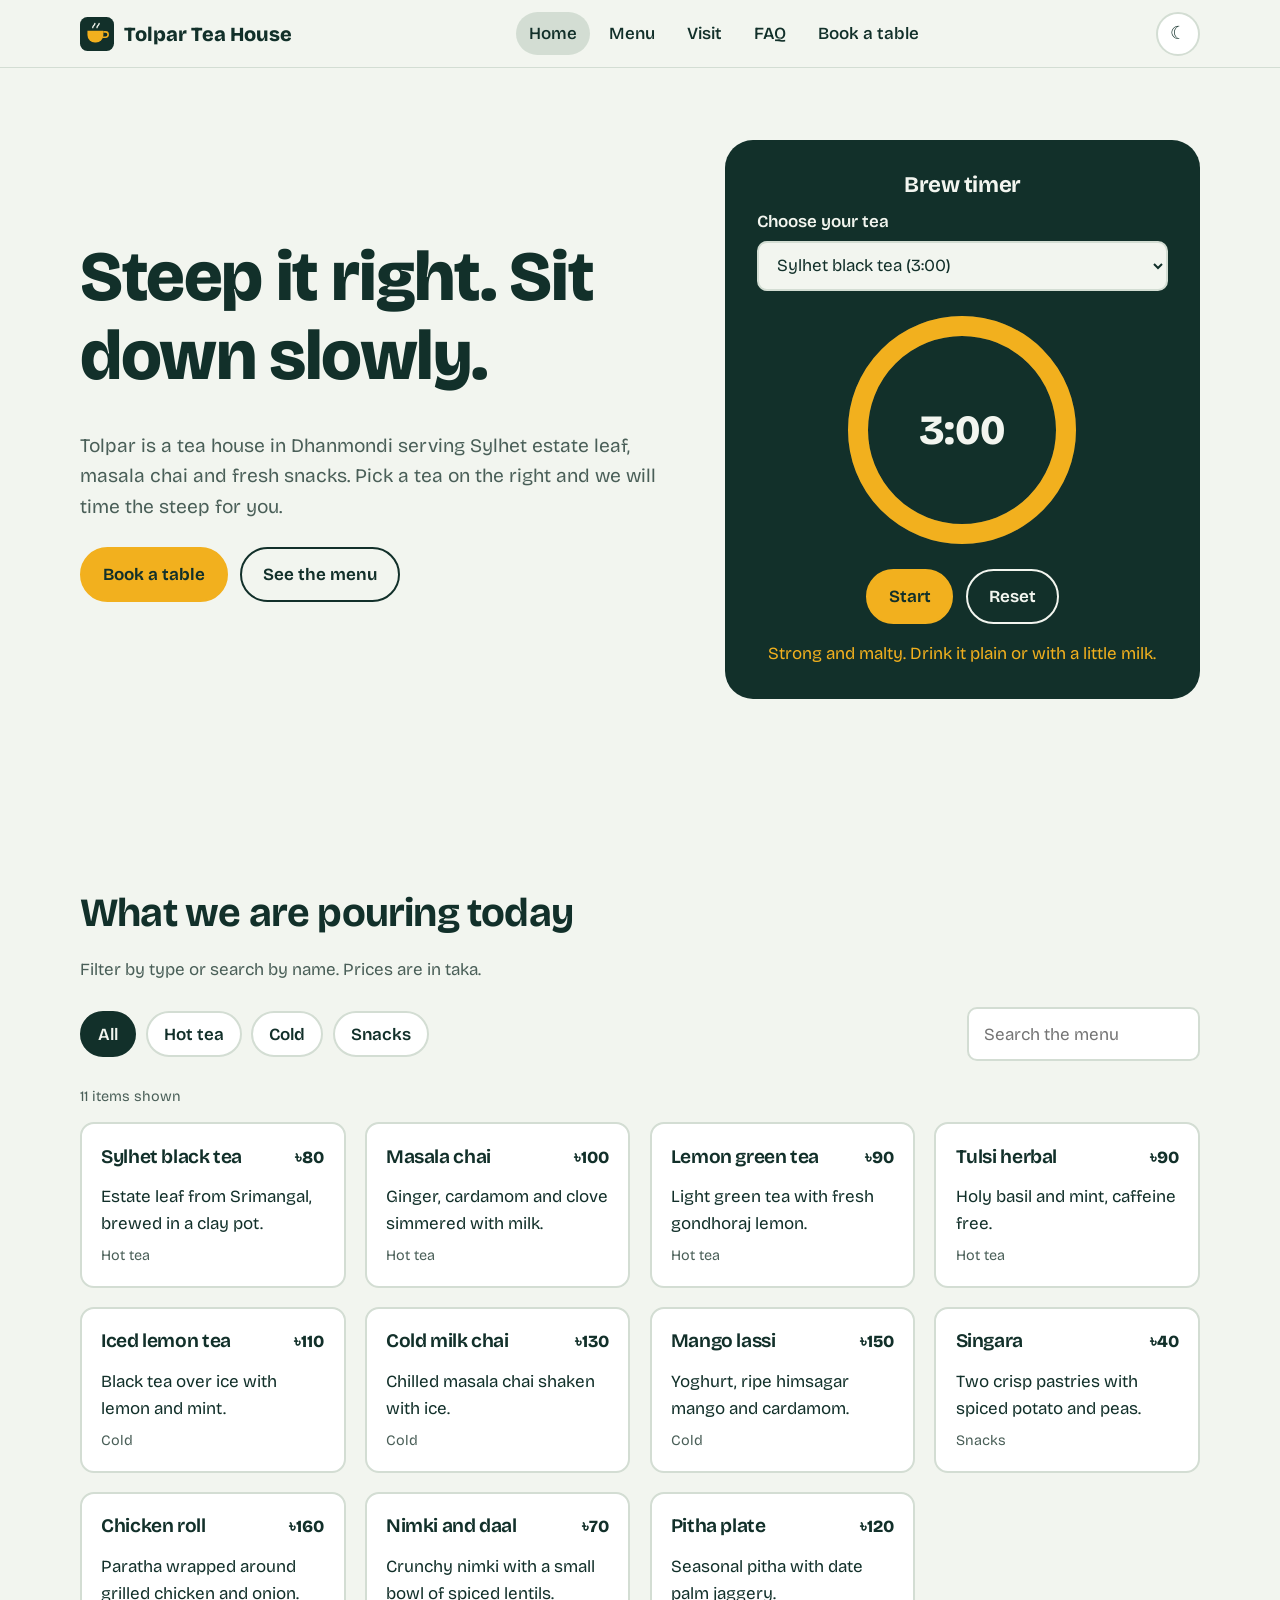
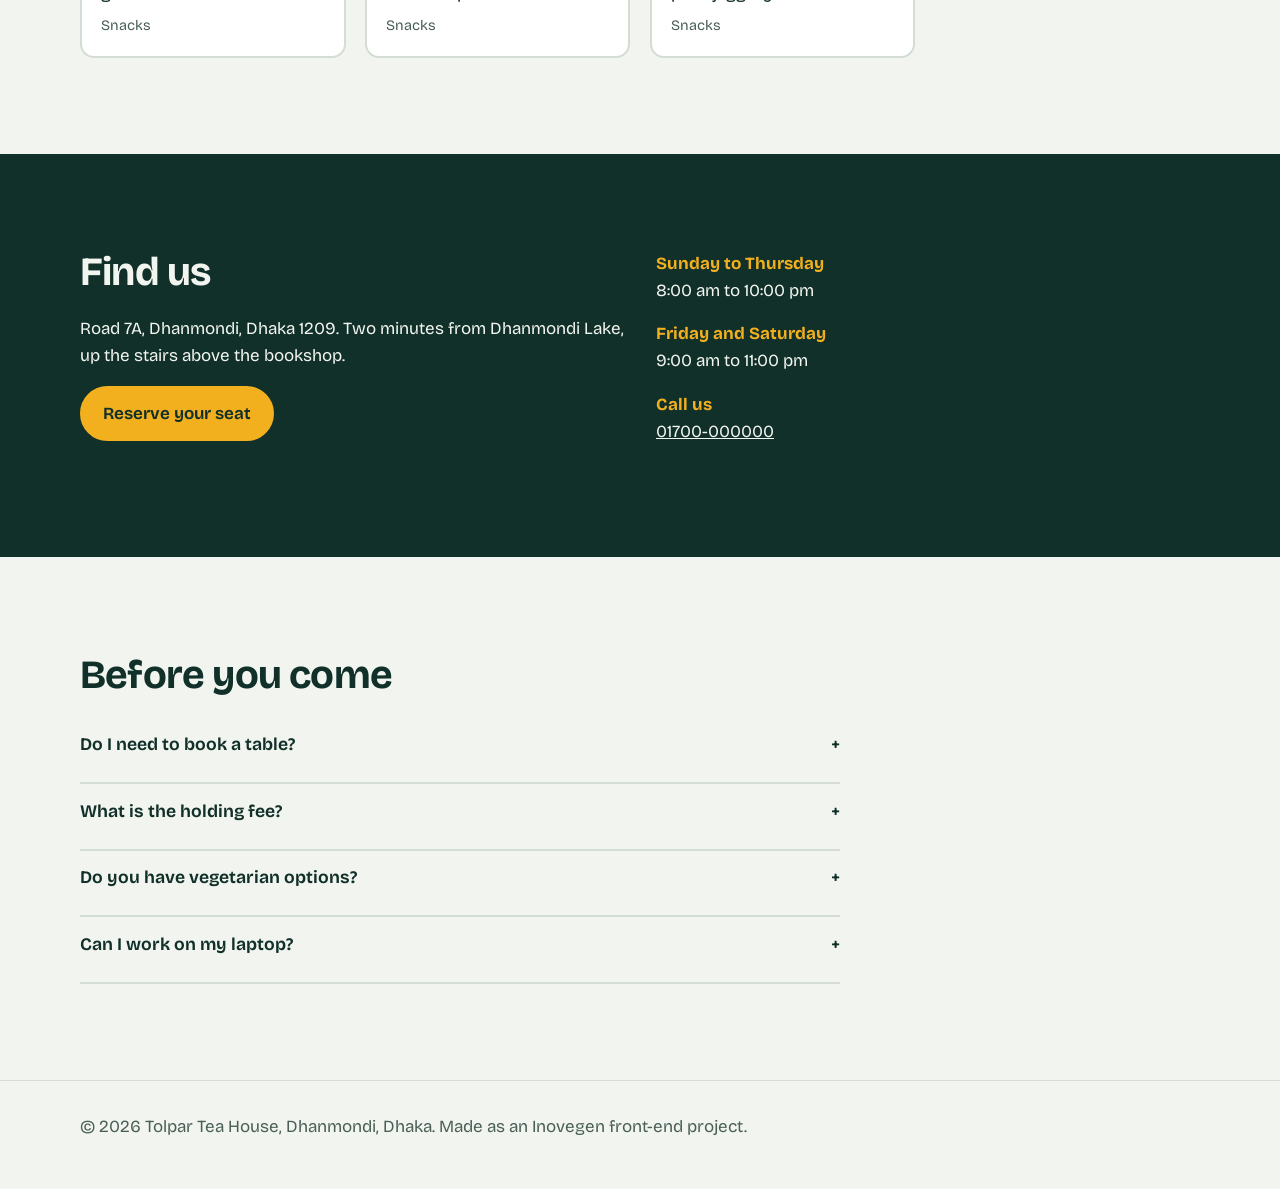
<file: index.html>
<!DOCTYPE html><html lang="en"><head><title>Tolpar Tea House | Tea, snacks and quiet tables in Dhanmondi</title><meta name="description" content="Single-estate teas, fresh snacks and bookable tables at Tolpar Tea House in Dhanmondi, Dhaka.">
<meta charset="utf-8"><meta name="viewport" content="width=device-width,initial-scale=1"><link rel="icon" href="assets/favicon.svg" type="image/svg+xml"><link rel="preconnect" href="https://fonts.googleapis.com"><link rel="preconnect" href="https://fonts.gstatic.com" crossorigin><link href="https://fonts.googleapis.com/css2?family=Bricolage+Grotesque:opsz,wght@12..96,400;12..96,550;12..96,650;12..96,800&display=swap" rel="stylesheet"><link rel="stylesheet" href="css/style.css"></head><body>
<a class="skip" href="#main">Skip to content</a>
<header class="site-header"><div class="wrap bar">
<a class="brand" href="index.html"><img src="assets/favicon.svg" alt="" width="34" height="34">Tolpar Tea House</a>
<nav class="nav" id="nav" aria-label="Main"><ul>
<li><a href="index.html#home" aria-current="page">Home</a></li>
<li><a href="index.html#menu">Menu</a></li>
<li><a href="index.html#visit">Visit</a></li>
<li><a href="index.html#faq">FAQ</a></li>
<li><a href="booking.html" >Book a table</a></li>
</ul></nav>
<div class="tools">
<button class="icon-btn" id="theme-toggle" type="button" aria-label="Switch to dark theme" aria-pressed="false">☾</button>
<button class="icon-btn menu-toggle" id="menu-toggle" type="button" aria-expanded="false" aria-controls="nav" aria-label="Open menu">☰</button>
</div></div></header>
<main id="main">
<section class="hero" id="home"><div class="wrap hero-grid">
<div>
<h1>Steep it right. Sit down slowly.</h1>
<p class="lead">Tolpar is a tea house in Dhanmondi serving Sylhet estate leaf, masala chai and fresh snacks. Pick a tea on the right and we will time the steep for you.</p>
<div class="cta-row"><a class="btn primary" href="booking.html">Book a table</a><a class="btn" href="#menu">See the menu</a></div>
</div>
<aside class="brew" aria-labelledby="brew-title">
<h2 id="brew-title">Brew timer</h2>
<label for="tea-select">Choose your tea</label>
<select id="tea-select"></select>
<div class="ring"><svg viewBox="0 0 120 120" aria-hidden="true"><circle class="track" cx="60" cy="60" r="52"/><circle class="bar-fill" id="ring" cx="60" cy="60" r="52"/></svg><div class="time" id="time" role="timer" aria-label="Time remaining">3:00</div></div>
<div class="cta-row" style="justify-content:center;margin-top:0"><button class="btn primary" id="brew-start" type="button">Start</button><button class="btn" id="brew-reset" type="button">Reset</button></div>
<p class="brew-note" id="brew-note" aria-live="polite"></p>
</aside></div></section>

<section id="menu"><div class="wrap">
<h2>What we are pouring today</h2>
<p class="muted">Filter by type or search by name. Prices are in taka.</p>
<div class="filters" role="group" aria-label="Filter menu">
<button class="chip" type="button" data-cat="all" aria-pressed="true">All</button>
<button class="chip" type="button" data-cat="Hot tea" aria-pressed="false">Hot tea</button>
<button class="chip" type="button" data-cat="Cold" aria-pressed="false">Cold</button>
<button class="chip" type="button" data-cat="Snacks" aria-pressed="false">Snacks</button>
<div class="search"><label class="tag" for="menu-search" style="display:none">Search the menu</label><input id="menu-search" type="search" placeholder="Search the menu" aria-label="Search the menu"></div>
</div>
<p class="tag" id="menu-count" aria-live="polite"></p>
<div class="grid" id="menu-grid"></div>
</div></section>

<section class="visit" id="visit"><div class="wrap cols">
<div><h2>Find us</h2><p>Road 7A, Dhanmondi, Dhaka 1209. Two minutes from Dhanmondi Lake, up the stairs above the bookshop.</p><a class="btn primary" href="booking.html">Reserve your seat</a></div>
<dl><dt>Sunday to Thursday</dt><dd>8:00 am to 10:00 pm</dd><dt>Friday and Saturday</dt><dd>9:00 am to 11:00 pm</dd><dt>Call us</dt><dd><a href="tel:+8801700000000">01700-000000</a></dd></dl>
</div></section>

<section id="faq"><div class="wrap">
<h2>Before you come</h2>
<div class="faq" id="faq-list"></div>
</div></section>
</main>
<footer class="site-footer"><div class="wrap"><p>© 2026 Tolpar Tea House, Dhanmondi, Dhaka. Made as an Inovegen front-end project.</p></div></footer>
<button class="btn primary small to-top" id="to-top" type="button" aria-label="Back to top">↑ Top</button>
<script src="js/main.js" defer></script></body></html>
</file>
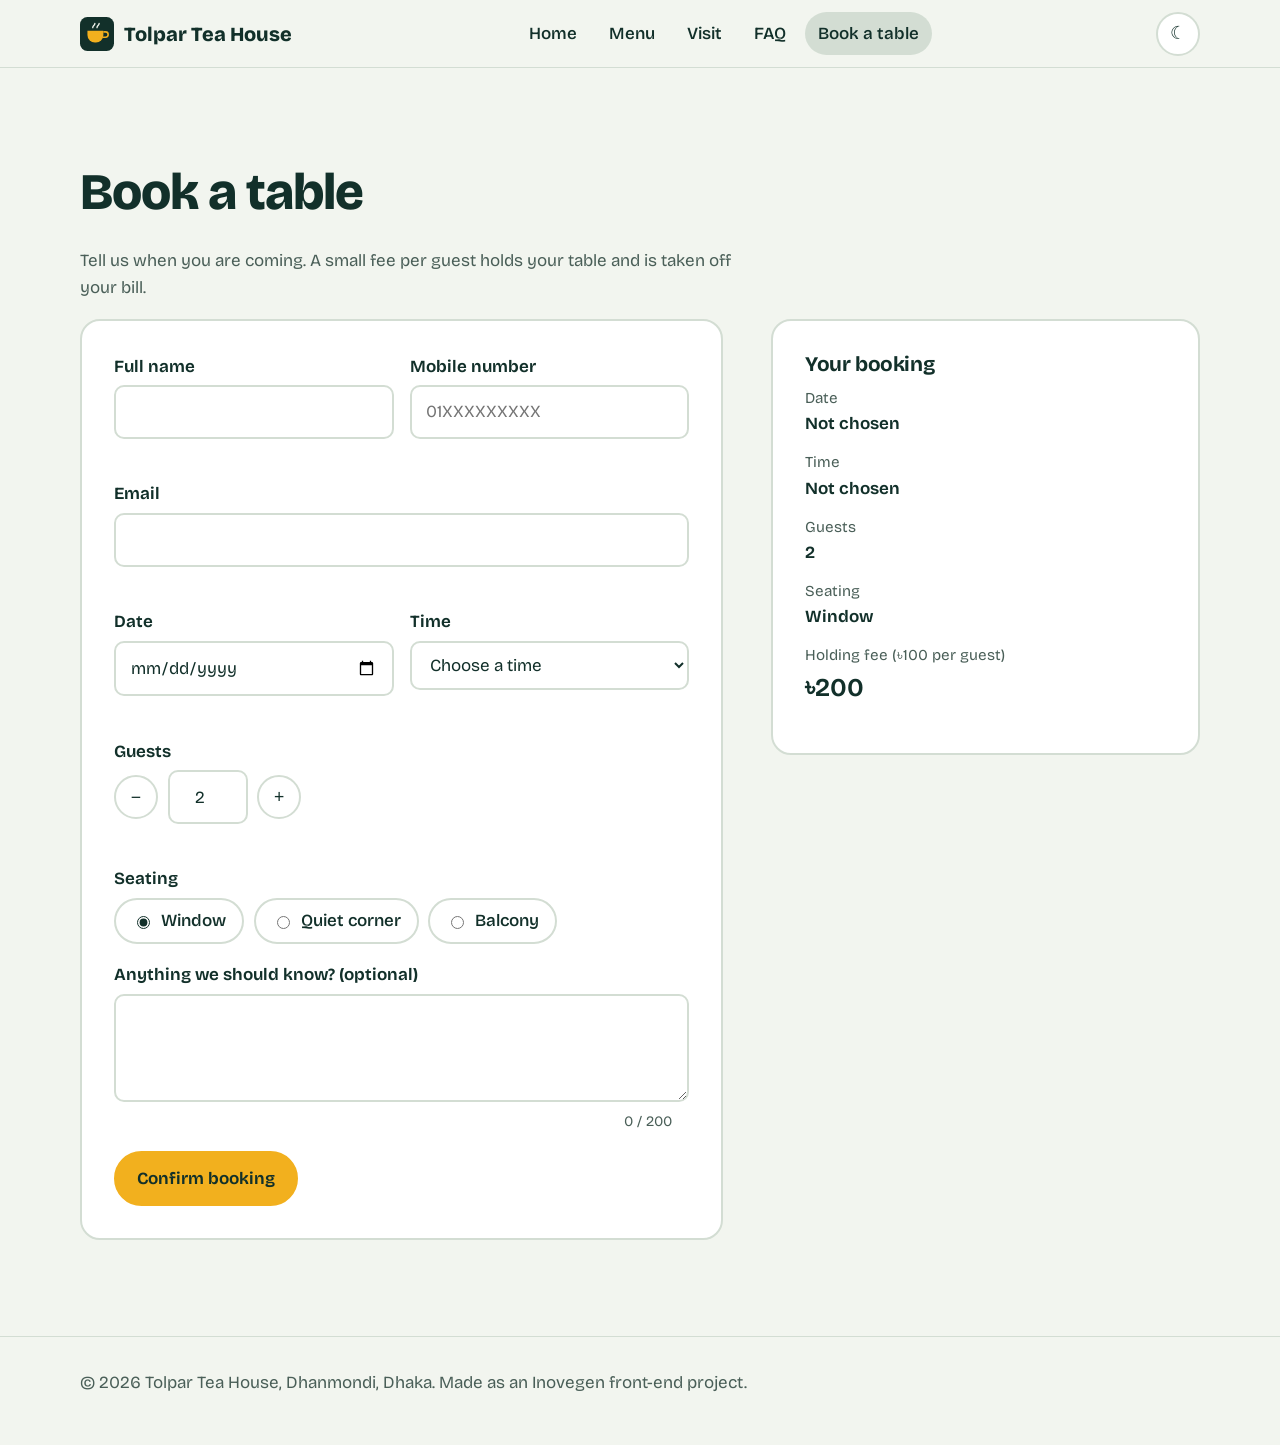
<file: booking.html>
<!DOCTYPE html><html lang="en"><head><title>Book a table | Tolpar Tea House</title><meta name="description" content="Reserve a table at Tolpar Tea House in Dhanmondi, Dhaka.">
<meta charset="utf-8"><meta name="viewport" content="width=device-width,initial-scale=1"><link rel="icon" href="assets/favicon.svg" type="image/svg+xml"><link rel="preconnect" href="https://fonts.googleapis.com"><link rel="preconnect" href="https://fonts.gstatic.com" crossorigin><link href="https://fonts.googleapis.com/css2?family=Bricolage+Grotesque:opsz,wght@12..96,400;12..96,550;12..96,650;12..96,800&display=swap" rel="stylesheet"><link rel="stylesheet" href="css/style.css"></head><body>
<a class="skip" href="#main">Skip to content</a>
<header class="site-header"><div class="wrap bar">
<a class="brand" href="index.html"><img src="assets/favicon.svg" alt="" width="34" height="34">Tolpar Tea House</a>
<nav class="nav" id="nav" aria-label="Main"><ul>
<li><a href="index.html#home" >Home</a></li>
<li><a href="index.html#menu">Menu</a></li>
<li><a href="index.html#visit">Visit</a></li>
<li><a href="index.html#faq">FAQ</a></li>
<li><a href="booking.html" aria-current="page">Book a table</a></li>
</ul></nav>
<div class="tools">
<button class="icon-btn" id="theme-toggle" type="button" aria-label="Switch to dark theme" aria-pressed="false">☾</button>
<button class="icon-btn menu-toggle" id="menu-toggle" type="button" aria-expanded="false" aria-controls="nav" aria-label="Open menu">☰</button>
</div></div></header>
<main id="main"><section><div class="wrap">
<h1 style="font-size:clamp(2rem,5vw,3.2rem)">Book a table</h1>
<p class="muted">Tell us when you are coming. A small fee per guest holds your table and is taken off your bill.</p>
<div class="book-grid">
<div>
<form id="booking-form" class="card" novalidate>
<div class="alert" id="form-alert" role="alert" hidden></div>
<div class="two">
<div class="field"><label for="name">Full name</label><input id="name" name="name" type="text" autocomplete="name" aria-describedby="name-err" required><p class="err" id="name-err"></p></div>
<div class="field"><label for="phone">Mobile number</label><input id="phone" name="phone" type="tel" inputmode="numeric" placeholder="01XXXXXXXXX" autocomplete="tel" aria-describedby="phone-err" required><p class="err" id="phone-err"></p></div>
</div>
<div class="field"><label for="email">Email</label><input id="email" name="email" type="email" autocomplete="email" aria-describedby="email-err" required><p class="err" id="email-err"></p></div>
<div class="two">
<div class="field"><label for="date">Date</label><input id="date" name="date" type="date" aria-describedby="date-err" required><p class="err" id="date-err"></p></div>
<div class="field"><label for="time">Time</label><select id="time" name="time" aria-describedby="time-err" required></select><p class="err" id="time-err"></p></div>
</div>
<div class="field"><label for="guests">Guests</label>
<div class="stepper"><button class="icon-btn" type="button" id="g-minus" aria-label="Fewer guests">−</button><input id="guests" name="guests" type="number" min="1" max="12" value="2" inputmode="numeric" aria-describedby="guests-err"><button class="icon-btn" type="button" id="g-plus" aria-label="More guests">+</button></div>
<p class="err" id="guests-err"></p></div>
<fieldset class="field"><legend>Seating</legend>
<div class="radios">
<label><input type="radio" name="seat" value="Window" checked>Window</label>
<label><input type="radio" name="seat" value="Quiet corner">Quiet corner</label>
<label><input type="radio" name="seat" value="Balcony">Balcony</label>
</div></fieldset>
<div class="field"><label for="note">Anything we should know? (optional)</label><textarea id="note" name="note" rows="3" maxlength="200"></textarea><p class="counter" id="note-count" aria-live="polite">0 / 200</p></div>
<button class="btn primary" type="submit">Confirm booking</button>
</form>
<div class="card success" id="success" tabindex="-1" hidden>
<h2>Table booked</h2>
<p id="success-text"></p>
<button class="btn" id="book-again" type="button">Make another booking</button>
</div>
</div>
<aside class="card summary" aria-labelledby="sum-title">
<h2 id="sum-title" style="font-size:1.3rem">Your booking</h2>
<dl aria-live="polite"><dt>Date</dt><dd id="s-date">Not chosen</dd><dt>Time</dt><dd id="s-time">Not chosen</dd><dt>Guests</dt><dd id="s-guests">2</dd><dt>Seating</dt><dd id="s-seat">Window</dd><dt>Holding fee (৳100 per guest)</dt><dd class="total" id="s-total">৳200</dd></dl>
</aside>
</div></div></section></main>
<footer class="site-footer"><div class="wrap"><p>© 2026 Tolpar Tea House, Dhanmondi, Dhaka. Made as an Inovegen front-end project.</p></div></footer>
<button class="btn primary small to-top" id="to-top" type="button" aria-label="Back to top">↑ Top</button>
<script src="js/main.js" defer></script></body></html>
</file>
<file: css/style.css>
:root{--bg:#F2F5EF;--surface:#FFFFFF;--ink:#12302A;--muted:#4A5F58;--line:#D3DDD3;--accent:#F2B01E;--accent-ink:#12302A;--deep:#12302A;--on-deep:#F2F5EF;--danger:#B3261E;--ok:#1E7A4C;--radius:14px;--font:"Bricolage Grotesque",system-ui,-apple-system,"Segoe UI",sans-serif}
:root[data-theme="dark"]{--bg:#0C1D19;--surface:#14302A;--ink:#EAF1EA;--muted:#A9BDB4;--line:#244840;--deep:#081511;--on-deep:#EAF1EA;--danger:#FF8A80;--ok:#6FD6A0}
*,*::before,*::after{box-sizing:border-box}
html{scroll-behavior:smooth;scroll-padding-top:5rem}
body{margin:0;font-family:var(--font);font-size:1.0625rem;line-height:1.6;color:var(--ink);background:var(--bg)}
img,svg{max-width:100%;display:block}
h1,h2,h3{line-height:1.12;margin:0 0 .5em;letter-spacing:-.02em}
h1{font-size:clamp(2.4rem,6vw,4.4rem);font-weight:800}
h2{font-size:clamp(1.7rem,3.6vw,2.5rem);font-weight:700}
h3{font-size:1.2rem;font-weight:650}
p{margin:0 0 1em;max-width:62ch}
a{color:inherit}
:focus-visible{outline:3px solid var(--accent);outline-offset:3px;border-radius:6px}
.skip{position:absolute;left:1rem;top:-4rem;background:var(--accent);color:var(--accent-ink);padding:.6rem 1rem;border-radius:8px;z-index:100}
.skip:focus{top:1rem}
.wrap{width:min(1120px,100% - 2.5rem);margin-inline:auto}
section{padding:clamp(3rem,8vw,6rem) 0}
.muted{color:var(--muted)}
.site-header{position:sticky;top:0;z-index:50;background:color-mix(in srgb,var(--bg) 90%,transparent);backdrop-filter:blur(10px);border-bottom:1px solid var(--line)}
.bar{display:flex;align-items:center;justify-content:space-between;gap:1rem;min-height:4.2rem}
.brand{display:flex;align-items:center;gap:.6rem;font-weight:800;font-size:1.25rem;text-decoration:none}
.brand img{width:34px;height:34px}
.nav ul{display:flex;gap:.4rem;list-style:none;margin:0;padding:0;align-items:center}
.nav a{display:block;padding:.5rem .8rem;border-radius:999px;text-decoration:none;font-weight:550}
.nav a:hover,.nav a[aria-current="page"]{background:var(--line)}
.tools{display:flex;gap:.5rem;align-items:center}
.btn{display:inline-flex;align-items:center;justify-content:center;gap:.5rem;padding:.75rem 1.3rem;border:2px solid var(--ink);border-radius:999px;background:transparent;color:var(--ink);font:inherit;font-weight:650;cursor:pointer;text-decoration:none;transition:transform .15s,background .15s}
.btn:hover{transform:translateY(-2px)}
.btn.primary{background:var(--accent);border-color:var(--accent);color:var(--accent-ink)}
.btn.small{padding:.45rem .9rem;font-size:.95rem}
.icon-btn{width:44px;height:44px;border-radius:50%;border:2px solid var(--line);background:var(--surface);color:var(--ink);cursor:pointer;display:grid;place-items:center;font-size:1.1rem}
.menu-toggle{display:none}
.hero{padding-top:clamp(2.5rem,6vw,4.5rem)}
.hero-grid{display:grid;grid-template-columns:1.1fr .9fr;gap:clamp(1.5rem,5vw,4rem);align-items:center}
.hero .lead{font-size:1.2rem;color:var(--muted)}
.cta-row{display:flex;gap:.8rem;flex-wrap:wrap;margin-top:1.5rem}
.brew{background:var(--deep);color:var(--on-deep);border-radius:28px;padding:clamp(1.3rem,3vw,2rem);text-align:center}
.brew h2{font-size:1.4rem}
.brew label{display:block;text-align:left;font-weight:600;margin-bottom:.35rem}
.ring{position:relative;width:min(240px,70%);margin:1.2rem auto}
.ring svg{transform:rotate(-90deg)}
.ring circle{fill:none;stroke-width:10}
.ring .track{stroke:rgba(255,255,255,.15)}
.ring .bar-fill{stroke:var(--accent);stroke-linecap:round;transition:stroke-dashoffset 1s linear}
.time{position:absolute;inset:0;display:grid;place-items:center;font-size:2.6rem;font-weight:800;font-variant-numeric:tabular-nums}
.brew .btn{border-color:var(--on-deep);color:var(--on-deep)}
.brew .btn.primary{border-color:var(--accent);color:var(--accent-ink)}
.brew-note{min-height:1.6em;margin:1rem auto 0;color:var(--accent)}
select,input,textarea{width:100%;font:inherit;color:var(--ink);background:var(--surface);border:2px solid var(--line);border-radius:10px;padding:.7rem .9rem}
.brew select{color:#12302A;background:#F2F5EF}
.filters{display:flex;flex-wrap:wrap;gap:.6rem;align-items:center;margin:1.5rem 0}
.chip{padding:.45rem 1rem;border-radius:999px;border:2px solid var(--line);background:var(--surface);color:var(--ink);font:inherit;font-weight:600;cursor:pointer}
.chip[aria-pressed="true"]{background:var(--deep);color:var(--on-deep);border-color:var(--deep)}
.search{margin-left:auto;max-width:260px}
.grid{display:grid;grid-template-columns:repeat(auto-fill,minmax(250px,1fr));gap:1.2rem}
.item{background:var(--surface);border:2px solid var(--line);border-radius:var(--radius);padding:1.2rem;display:flex;flex-direction:column;gap:.4rem}
.item .row{display:flex;justify-content:space-between;gap:1rem;align-items:baseline}
.item p{margin:0}
.price{font-weight:800;white-space:nowrap}
.tag{font-size:.9rem;color:var(--muted)}
.empty{grid-column:1/-1;padding:2rem;border:2px dashed var(--line);border-radius:var(--radius);text-align:center}
.visit{background:var(--deep);color:var(--on-deep)}
.visit .cols{display:grid;grid-template-columns:repeat(auto-fit,minmax(240px,1fr));gap:2rem}
.visit dl{margin:0}.visit dt{font-weight:700;color:var(--accent)}.visit dd{margin:0 0 1rem}
.faq{max-width:760px}
.faq-item{border-bottom:2px solid var(--line)}
.faq-q{width:100%;display:flex;justify-content:space-between;gap:1rem;text-align:left;padding:1.1rem 0;background:none;border:0;color:var(--ink);font:inherit;font-weight:650;font-size:1.1rem;cursor:pointer}
.faq-q span{transition:transform .2s}
.faq-q[aria-expanded="true"] span{transform:rotate(45deg)}
.faq-a{padding-bottom:1rem}
.site-footer{padding:2rem 0;border-top:1px solid var(--line);color:var(--muted)}
.to-top{position:fixed;right:1.2rem;bottom:1.2rem;opacity:0;pointer-events:none;transition:opacity .2s}
.to-top.show{opacity:1;pointer-events:auto}
.book-grid{display:grid;grid-template-columns:1.2fr .8fr;gap:clamp(1.5rem,4vw,3rem);align-items:start}
.card{background:var(--surface);border:2px solid var(--line);border-radius:20px;padding:clamp(1.2rem,3vw,2rem)}
.field{margin-bottom:1.1rem}
.field label,.field legend{display:block;font-weight:650;margin-bottom:.35rem;padding:0}
fieldset.field{border:0;padding:0;margin-inline:0}
.two{display:grid;grid-template-columns:1fr 1fr;gap:1rem}
.err{color:var(--danger);font-size:.95rem;min-height:1.3em;margin:.25rem 0 0}
.field.invalid input,.field.invalid select,.field.invalid textarea{border-color:var(--danger)}
.field.valid input,.field.valid select{border-color:var(--ok)}
.radios{display:flex;gap:.6rem;flex-wrap:wrap}
.radios label{display:flex;align-items:center;gap:.5rem;font-weight:550;border:2px solid var(--line);border-radius:999px;padding:.45rem 1rem;cursor:pointer;margin:0}
.radios input{width:auto;accent-color:var(--ink)}
.stepper{display:flex;align-items:center;gap:.6rem}
.stepper input{text-align:center;width:5rem}
.counter{text-align:right;font-size:.9rem;color:var(--muted)}
.summary{position:sticky;top:5.5rem}
.summary dl{margin:0}.summary dt{color:var(--muted);font-size:.95rem}.summary dd{margin:0 0 .8rem;font-weight:650}
.total{font-size:1.6rem;font-weight:800}
.alert{border:2px solid var(--danger);border-radius:10px;padding:.8rem 1rem;margin-bottom:1rem;color:var(--danger)}
.success{border-color:var(--ok)}
.success h2{color:var(--ok)}
[hidden]{display:none!important}
@media (max-width:900px){.hero-grid,.book-grid{grid-template-columns:1fr}.summary{position:static}}
@media (max-width:760px){
.menu-toggle{display:grid}
.nav{position:absolute;left:0;right:0;top:100%;background:var(--bg);border-bottom:1px solid var(--line);padding:.8rem 1.25rem 1.2rem;display:none}
.nav.open{display:block}
.nav ul{flex-direction:column;align-items:stretch}
.search{margin-left:0;max-width:none;width:100%}
.two{grid-template-columns:1fr}
}
@media (prefers-reduced-motion:reduce){*{transition:none!important;scroll-behavior:auto!important}}
</file>
